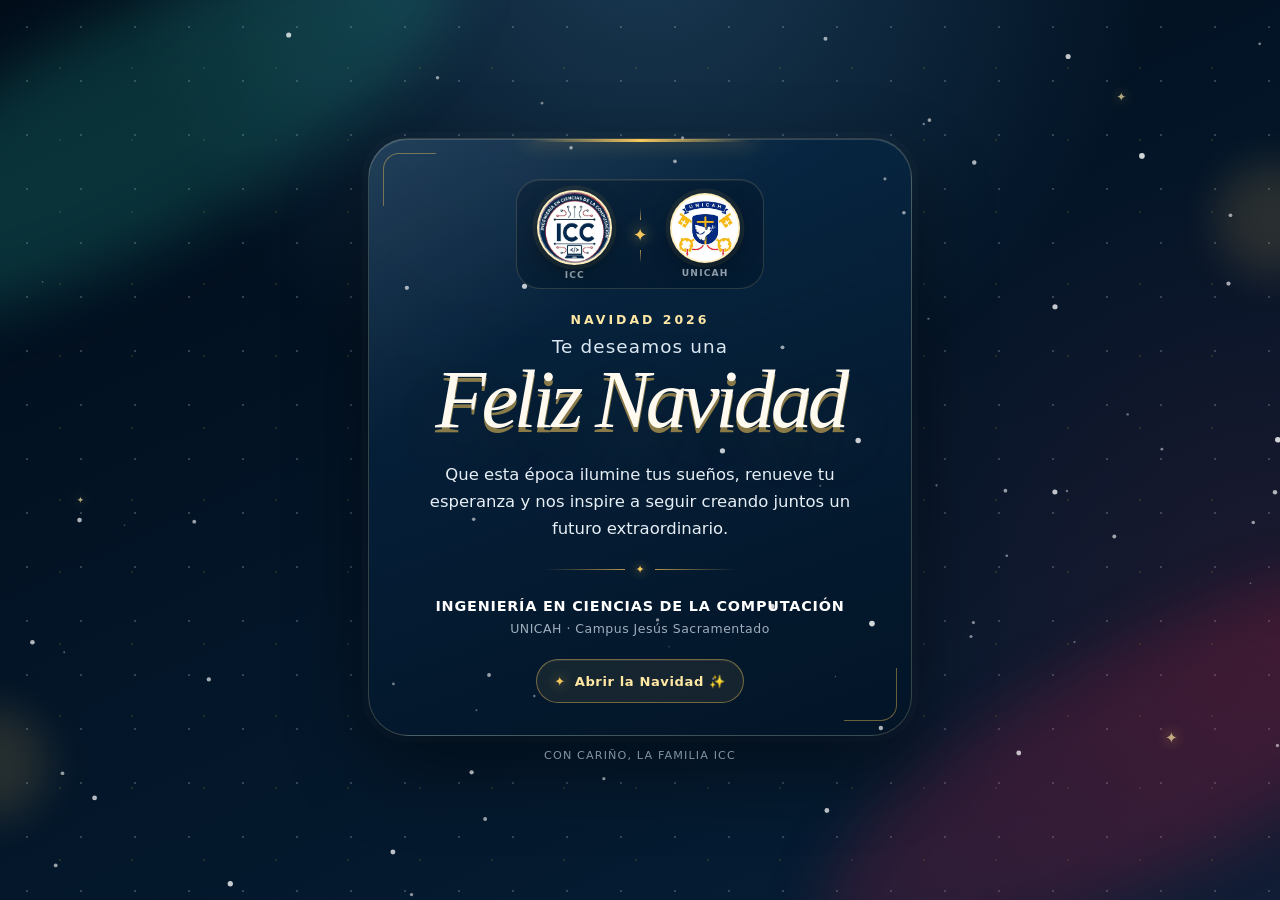
<file: index.html>
<!doctype html>
<html lang="es">
  <head>
    <meta charset="UTF-8" />
    <meta name="viewport" content="width=device-width, initial-scale=1, viewport-fit=cover" />
    <meta name="theme-color" content="#061d36" />
    <meta
      name="description"
      content="Ingeniería en Ciencias de la Computación de UNICAH te desea una Feliz Navidad."
    />
    <meta property="og:title" content="Feliz Navidad · ICC UNICAH" />
    <meta
      property="og:description"
      content="Un mensaje navideño de Ingeniería en Ciencias de la Computación."
    />
    <meta property="og:type" content="website" />
    <meta property="og:image" content="assets/logo-icc.png" />
    <link rel="icon" href="assets/logo-icc.png" type="image/png" />
    <link rel="stylesheet" href="styles.css" />
    <title>Feliz Navidad · ICC UNICAH</title>
    <script>
      document.documentElement.classList.add("has-js");
    </script>
  </head>

  <body>
    <canvas id="snow" aria-hidden="true"></canvas>

    <div class="sky" aria-hidden="true">
      <span class="aurora aurora--one"></span>
      <span class="aurora aurora--two"></span>
      <span class="glow glow--one"></span>
      <span class="glow glow--two"></span>
      <span class="star star--one">✦</span>
      <span class="star star--two">✦</span>
      <span class="star star--three">✦</span>
    </div>

    <main class="page-shell">
      <article class="greeting-card" aria-labelledby="christmas-title">
        <div class="card-shine" aria-hidden="true"></div>
        <span class="corner corner--top-left" aria-hidden="true"></span>
        <span class="corner corner--bottom-right" aria-hidden="true"></span>

        <header class="brand-lockup reveal reveal--logos">
          <figure class="brand-mark">
            <span class="logo-frame logo-frame--icc">
              <img
                class="logo-image logo-image--icc"
                src="assets/logo-icc.png"
                alt="Logotipo de Ingeniería en Ciencias de la Computación, ICC"
              />
            </span>
            <figcaption>ICC</figcaption>
          </figure>

          <span class="brand-bridge" aria-hidden="true">
            <i></i>
            <b class="brand-spark">✦</b>
            <i></i>
          </span>

          <figure class="brand-mark">
            <span class="logo-frame logo-frame--unicah">
              <img
                class="logo-image logo-image--unicah"
                src="assets/logo-unicah.png"
                alt="Escudo de la Universidad Católica de Honduras, UNICAH"
              />
            </span>
            <figcaption>UNICAH</figcaption>
          </figure>
        </header>

        <div class="copy">
          <p class="eyebrow reveal reveal--eyebrow">Navidad 2026</p>

          <h1 id="christmas-title" class="reveal reveal--title">
            <span>Te deseamos una</span>
            <strong>Feliz Navidad</strong>
          </h1>

          <p class="message reveal reveal--message">
            Que esta época ilumine tus sueños, renueve tu esperanza y nos inspire a
            seguir creando juntos un futuro extraordinario.
          </p>

          <div class="ornament-divider reveal reveal--divider" aria-hidden="true">
            <span></span>
            <b>✦</b>
            <span></span>
          </div>

          <p class="signature reveal reveal--signature">
            <strong>Ingeniería en Ciencias de la Computación</strong>
            <span>UNICAH · Campus Jesús Sacramentado</span>
          </p>
        </div>

        <button
          class="wish-button reveal reveal--button"
          id="wish-button"
          type="button"
          data-destination="crear.html"
        >
          <span class="wish-button__icon" aria-hidden="true">✦</span>
          <span>Abrir la Navidad ✨</span>
        </button>
      </article>

      <p class="tiny-note reveal reveal--note">Con cariño, la familia ICC</p>
    </main>

    <div id="sparkles" class="sparkles" aria-hidden="true"></div>

    <script src="script.js"></script>
  </body>
</html>
</file>
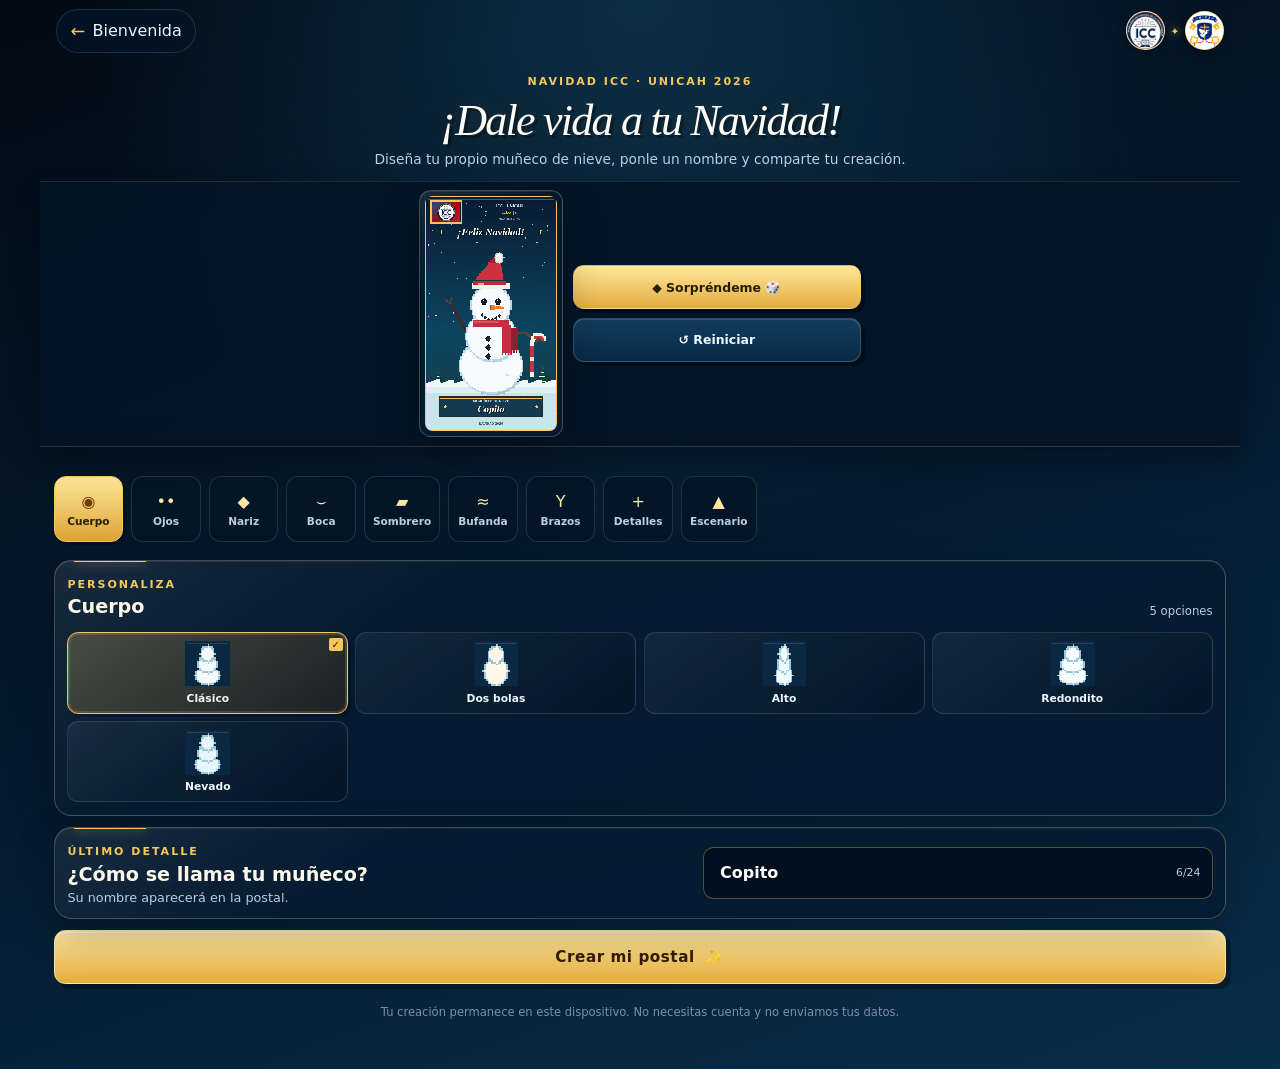
<file: crear.html>
<!doctype html>
<html lang="es">
  <head>
    <meta charset="UTF-8" />
    <meta name="viewport" content="width=device-width, initial-scale=1, viewport-fit=cover" />
    <meta name="theme-color" content="#061d36" />
    <meta
      name="description"
      content="Crea tu propio muñeco de nieve pixel art y descarga una postal navideña de ICC UNICAH."
    />
    <link rel="icon" href="assets/logo-icc.png" type="image/png" />
    <link rel="stylesheet" href="crear.css?v=20261112-2" />
    <title>Crea tu muñeco · Navidad ICC UNICAH</title>
  </head>

  <body>
    <div class="ambient" aria-hidden="true">
      <span class="ambient__aurora ambient__aurora--one"></span>
      <span class="ambient__aurora ambient__aurora--two"></span>
      <div id="ambient-snow" class="ambient__snow"></div>
    </div>

    <header class="creator-header">
      <a class="back-link" href="index.html" aria-label="Regresar a la bienvenida">
        <span aria-hidden="true">←</span>
        <span>Bienvenida</span>
      </a>

      <div class="mini-brand" aria-label="ICC UNICAH">
        <span class="mini-brand__logo">
          <img src="assets/logo-icc.png" alt="ICC" />
        </span>
        <span class="mini-brand__spark" aria-hidden="true">✦</span>
        <span class="mini-brand__logo mini-brand__logo--unicah">
          <img src="assets/logo-unicah.png" alt="UNICAH" />
        </span>
      </div>
    </header>

    <main class="creator-shell">
      <section class="creator-intro" aria-labelledby="creator-title">
        <p class="pixel-kicker">NAVIDAD ICC · UNICAH 2026</p>
        <h1 id="creator-title">¡Dale vida a tu Navidad!</h1>
        <p>Diseña tu propio muñeco de nieve, ponle un nombre y comparte tu creación.</p>
      </section>

      <section class="workspace" aria-label="Creador de muñecos de nieve">
        <div class="preview-column">
          <div class="preview-card">
            <div class="preview-card__label">
              <span class="live-dot" aria-hidden="true"></span>
              Vista previa en tiempo real
            </div>
            <canvas
              id="snowman-canvas"
              width="360"
              height="640"
              aria-label="Vista previa de tu postal y muñeco de nieve"
            ></canvas>
          </div>

          <div class="quick-actions" aria-label="Acciones rápidas">
            <button class="game-button game-button--gold" id="randomize-button" type="button">
              <span aria-hidden="true">◆</span>
              Sorpréndeme 🎲
            </button>
            <button class="game-button" id="reset-button" type="button">
              <span aria-hidden="true">↺</span>
              Reiniciar
            </button>
          </div>
        </div>

        <div class="customizer">
          <nav class="category-tabs" id="category-tabs" aria-label="Categorías de personalización"></nav>

          <section class="options-panel" aria-labelledby="category-title">
            <div class="panel-heading">
              <div>
                <span class="panel-heading__step">PERSONALIZA</span>
                <h2 id="category-title">Cuerpo</h2>
              </div>
              <span id="option-counter" class="option-counter"></span>
            </div>
            <div class="option-grid" id="option-grid"></div>
          </section>

          <section class="name-panel" aria-labelledby="name-title">
            <div class="name-panel__copy">
              <span class="panel-heading__step">ÚLTIMO DETALLE</span>
              <h2 id="name-title">¿Cómo se llama tu muñeco?</h2>
              <p>Su nombre aparecerá en la postal.</p>
            </div>
            <label class="name-field" for="snowman-name">
              <span class="sr-only">Nombre del muñeco</span>
              <input
                id="snowman-name"
                type="text"
                maxlength="24"
                autocomplete="off"
                enterkeyhint="done"
                placeholder="Copito"
              />
              <span id="name-count" aria-live="polite">0/24</span>
            </label>
          </section>

          <button class="finish-button" id="finish-button" type="button">
            <span>Crear mi postal</span>
            <b aria-hidden="true">✨</b>
          </button>
        </div>
      </section>

      <p class="privacy-note">
        Tu creación permanece en este dispositivo. No necesitas cuenta y no enviamos tus datos.
      </p>
    </main>

    <section class="final-screen" id="final-screen" aria-labelledby="final-title" hidden>
      <div id="celebration-particles" class="celebration-particles" aria-hidden="true"></div>
      <div class="final-shell">
        <button class="final-back" id="final-back" type="button">← Seguir personalizando</button>
        <div class="final-copy">
          <span>✦ CREACIÓN TERMINADA ✦</span>
          <h2 id="final-title">¡Tu Navidad cobró vida!</h2>
          <p>Descarga la postal o compártela desde tu teléfono.</p>
        </div>

        <div class="final-postcard">
          <canvas
            id="final-canvas"
            width="360"
            height="640"
            aria-label="Postal navideña final"
          ></canvas>
        </div>

        <div class="final-actions">
          <button class="download-button" id="download-button" type="button">
            Descargar mi muñeco ⬇️
          </button>
          <button class="share-button" id="share-button" type="button" disabled>
            Compartir mi creación 📲
          </button>
        </div>

        <aside class="instagram-invite" aria-labelledby="instagram-title">
          <span class="instagram-invite__icon" aria-hidden="true">✦</span>
          <div>
            <h3 id="instagram-title">¡Presume tu creación! ⛄✨</h3>
            <p>
              Súbela a tu historia de Instagram y etiquétanos en
              <strong>@icc_js</strong>. ¡Nos encantará conocer a tu muñeco!
            </p>
          </div>
          <button id="copy-handle" type="button" aria-label="Copiar arroba icc guion bajo js">
            Copiar @icc_js
          </button>
        </aside>

        <p id="share-status" class="share-status" role="status">
          Preparando tu imagen en alta resolución…
        </p>
      </div>
    </section>

    <dialog class="save-dialog" id="save-dialog">
      <form method="dialog" class="save-dialog__card">
        <button class="save-dialog__close" value="close" aria-label="Cerrar">×</button>
        <h2>Guarda tu postal</h2>
        <p>Mantén presionada la imagen y selecciona <strong>Guardar en Fotos</strong>.</p>
        <img id="save-preview" alt="Postal navideña lista para guardar" />
        <button class="game-button game-button--gold" value="close">Entendido</button>
      </form>
    </dialog>

    <div id="toast" class="toast" role="status" aria-live="polite"></div>

    <script src="crear.js?v=20261112-3"></script>
  </body>
</html>
</file>
<file: styles.css>
:root {
  color-scheme: dark;
  --night: #031426;
  --night-soft: #082b4a;
  --blue: #0b3c67;
  --red: #b82132;
  --red-bright: #df3c4c;
  --gold: #f6c75b;
  --gold-soft: #ffe8a4;
  --cream: #fffaf0;
  --muted: #dbe8f2;
}

* {
  box-sizing: border-box;
}

html {
  min-width: 280px;
  min-height: 100%;
  background: var(--night);
  -webkit-text-size-adjust: 100%;
}

body {
  min-height: 100vh;
  min-height: 100svh;
  margin: 0;
  overflow-x: hidden;
  color: var(--cream);
  background:
    radial-gradient(circle at 50% -10%, rgba(55, 112, 151, 0.45), transparent 44%),
    radial-gradient(circle at 100% 70%, rgba(126, 16, 37, 0.2), transparent 34%),
    linear-gradient(155deg, #020d1a 0%, var(--night) 44%, #061f37 100%);
  font-family: Inter, ui-sans-serif, system-ui, -apple-system, BlinkMacSystemFont, "Segoe UI", sans-serif;
  isolation: isolate;
  transition: opacity 420ms ease, transform 420ms ease, filter 420ms ease;
}

body.is-opening-christmas {
  opacity: 0;
  filter: brightness(1.6) blur(5px);
  transform: scale(1.025);
}

body::before {
  position: fixed;
  inset: 0;
  z-index: -4;
  background-image:
    radial-gradient(circle, rgba(255, 255, 255, 0.65) 0 1px, transparent 1.4px),
    radial-gradient(circle, rgba(246, 199, 91, 0.42) 0 1px, transparent 1.5px);
  background-position: 0 0, 24px 32px;
  background-size: 54px 54px, 72px 72px;
  content: "";
  opacity: 0.3;
}

button,
img {
  -webkit-tap-highlight-color: transparent;
}

button {
  font: inherit;
}

#snow {
  position: fixed;
  inset: 0;
  z-index: 5;
  width: 100%;
  height: 100%;
  pointer-events: none;
}

.sky {
  position: fixed;
  inset: 0;
  z-index: -2;
  overflow: hidden;
  pointer-events: none;
}

.aurora,
.glow {
  position: absolute;
  border-radius: 50%;
  filter: blur(30px);
}

.aurora {
  width: 28rem;
  height: 9rem;
  opacity: 0.2;
  transform: rotate(-28deg);
  animation: drift 12s ease-in-out infinite alternate;
}

.aurora--one {
  top: 2%;
  left: -14rem;
  background: #28bca5;
}

.aurora--two {
  right: -14rem;
  bottom: 3%;
  background: #c61f47;
  animation-delay: -6s;
}

.glow {
  width: 7rem;
  height: 7rem;
  background: rgba(246, 199, 91, 0.14);
  filter: blur(20px);
}

.glow--one {
  top: 18%;
  right: -3rem;
}

.glow--two {
  bottom: 9%;
  left: -4rem;
}

.star {
  position: absolute;
  color: var(--gold-soft);
  font-size: 0.75rem;
  opacity: 0.7;
  text-shadow: 0 0 12px var(--gold);
  animation: twinkle 2.8s ease-in-out infinite;
}

.star--one {
  top: 10%;
  right: 12%;
}

.star--two {
  top: 55%;
  left: 6%;
  font-size: 0.55rem;
  animation-delay: -1.1s;
}

.star--three {
  right: 8%;
  bottom: 17%;
  font-size: 0.95rem;
  animation-delay: -2s;
}

.page-shell {
  display: grid;
  min-height: 100vh;
  min-height: 100svh;
  place-items: center;
  align-content: center;
  gap: 0.8rem;
  padding:
    max(1rem, env(safe-area-inset-top))
    max(0.9rem, env(safe-area-inset-right))
    max(1rem, env(safe-area-inset-bottom))
    max(0.9rem, env(safe-area-inset-left));
}

.greeting-card {
  position: relative;
  width: min(100%, 34rem);
  overflow: hidden;
  padding: clamp(1.35rem, 5vw, 2.5rem) clamp(1.15rem, 6vw, 3rem) clamp(1.2rem, 4vw, 2rem);
  border: 1px solid rgba(255, 232, 164, 0.2);
  border-radius: clamp(1.65rem, 6vw, 2.4rem);
  background:
    linear-gradient(145deg, rgba(255, 255, 255, 0.11), transparent 32%),
    linear-gradient(160deg, rgba(8, 43, 74, 0.82), rgba(3, 20, 38, 0.92));
  box-shadow:
    0 2rem 5rem rgba(0, 0, 0, 0.42),
    inset 0 1px rgba(255, 255, 255, 0.16),
    0 0 0 0.4rem rgba(255, 255, 255, 0.02);
  text-align: center;
  backdrop-filter: blur(18px);
  -webkit-backdrop-filter: blur(18px);
}

.greeting-card::before {
  position: absolute;
  top: 0;
  left: 50%;
  width: 42%;
  height: 3px;
  border-radius: 0 0 99px 99px;
  background: linear-gradient(90deg, transparent, var(--gold), transparent);
  content: "";
  transform: translateX(-50%);
  box-shadow: 0 0 18px rgba(246, 199, 91, 0.65);
}

.card-shine {
  position: absolute;
  top: -55%;
  left: -80%;
  width: 55%;
  height: 200%;
  background: linear-gradient(90deg, transparent, rgba(255, 255, 255, 0.075), transparent);
  transform: rotate(22deg);
  animation: card-shine 8s 2.6s ease-in-out infinite;
  pointer-events: none;
}

.corner {
  position: absolute;
  width: 3.3rem;
  height: 3.3rem;
  opacity: 0.42;
}

.corner--top-left {
  top: 0.9rem;
  left: 0.9rem;
  border-top: 1px solid var(--gold);
  border-left: 1px solid var(--gold);
  border-radius: 1rem 0 0;
}

.corner--bottom-right {
  right: 0.9rem;
  bottom: 0.9rem;
  border-right: 1px solid var(--gold);
  border-bottom: 1px solid var(--gold);
  border-radius: 0 0 1rem;
}

.brand-lockup {
  display: grid;
  width: min(100%, 15.5rem);
  grid-template-columns: 1fr auto 1fr;
  align-items: center;
  justify-items: center;
  gap: clamp(0.4rem, 2.5vw, 0.8rem);
  margin: 0 0 clamp(1rem, 4vw, 1.45rem);
  margin-right: auto;
  margin-left: auto;
  padding: 0.65rem 0.8rem 0.5rem;
  border: 1px solid rgba(255, 232, 164, 0.16);
  border-radius: 1.5rem;
  background: rgba(1, 15, 29, 0.3);
  box-shadow: inset 0 1px rgba(255, 255, 255, 0.07);
}

.brand-mark {
  display: grid;
  place-items: center;
  gap: 0.3rem;
  margin: 0;
}

.brand-mark figcaption {
  color: rgba(219, 232, 242, 0.72);
  font-size: 0.57rem;
  font-weight: 800;
  letter-spacing: 0.13em;
}

.logo-frame {
  position: relative;
  width: clamp(3.75rem, 17vw, 4.7rem);
  aspect-ratio: 1;
  flex: 0 0 auto;
  margin: 0;
  overflow: hidden;
  border: 2px solid rgba(255, 232, 164, 0.7);
  border-radius: 50%;
  background: #fff;
  box-shadow:
    0 0.55rem 1.4rem rgba(0, 0, 0, 0.3),
    0 0 0 0.28rem rgba(246, 199, 91, 0.08);
}

.logo-frame--unicah {
  width: clamp(3.55rem, 16vw, 4.4rem);
}

.logo-frame::after {
  position: absolute;
  inset: 0;
  border: 1px solid rgba(255, 255, 255, 0.5);
  border-radius: inherit;
  content: "";
  pointer-events: none;
}

.logo-image {
  display: block;
  width: 100%;
  height: 100%;
}

.logo-image--icc {
  width: 154%;
  max-width: none;
  height: auto;
  transform: translate(-17.5%, -2.5%);
}

.logo-image--unicah {
  object-fit: cover;
  object-position: 50% 50%;
  transform: scale(1.35);
}

.brand-spark {
  color: var(--gold);
  font-size: clamp(0.85rem, 4vw, 1.1rem);
  text-shadow: 0 0 14px rgba(246, 199, 91, 0.85);
  animation: twinkle 2.4s ease-in-out infinite;
}

.brand-bridge {
  display: grid;
  place-items: center;
  gap: 0.3rem;
}

.brand-bridge i {
  display: block;
  width: 1px;
  height: 0.8rem;
  background: linear-gradient(transparent, rgba(246, 199, 91, 0.7));
}

.brand-bridge i:last-child {
  background: linear-gradient(rgba(246, 199, 91, 0.7), transparent);
}

.copy {
  position: relative;
  z-index: 1;
}

.eyebrow {
  margin: 0 0 0.55rem;
  color: var(--gold-soft);
  font-size: clamp(0.66rem, 2.8vw, 0.78rem);
  font-weight: 750;
  letter-spacing: 0.24em;
  text-transform: uppercase;
}

h1 {
  margin: 0;
  text-wrap: balance;
}

h1 span {
  display: block;
  margin-bottom: 0.16rem;
  color: var(--muted);
  font-size: clamp(0.9rem, 3.8vw, 1.15rem);
  font-weight: 500;
  letter-spacing: 0.06em;
}

h1 strong {
  display: block;
  color: var(--cream);
  font-family: Georgia, "Times New Roman", serif;
  font-size: clamp(2.7rem, 13.5vw, 5.2rem);
  font-style: italic;
  font-weight: 500;
  line-height: 0.94;
  letter-spacing: -0.055em;
  text-shadow:
    0 0.06em 0 rgba(246, 199, 91, 0.55),
    0 0.3em 0.85em rgba(246, 199, 91, 0.14);
}

.message {
  max-width: 28rem;
  margin: clamp(1rem, 4.3vw, 1.45rem) auto 0;
  color: #e7eff6;
  font-size: clamp(0.91rem, 3.8vw, 1.03rem);
  line-height: 1.65;
  text-wrap: pretty;
}

.ornament-divider {
  display: flex;
  align-items: center;
  width: min(12rem, 58%);
  margin: clamp(0.9rem, 4vw, 1.25rem) auto;
  color: var(--gold);
}

.ornament-divider span {
  height: 1px;
  flex: 1;
  background: linear-gradient(90deg, transparent, rgba(246, 199, 91, 0.7));
}

.ornament-divider span:last-child {
  background: linear-gradient(90deg, rgba(246, 199, 91, 0.7), transparent);
}

.ornament-divider b {
  padding: 0 0.65rem;
  font-size: 0.68rem;
  text-shadow: 0 0 10px var(--gold);
}

.signature {
  margin: 0;
  line-height: 1.45;
}

.signature strong,
.signature span {
  display: block;
}

.signature strong {
  color: #fff;
  font-size: clamp(0.73rem, 3.2vw, 0.9rem);
  letter-spacing: 0.055em;
  text-transform: uppercase;
}

.signature span {
  margin-top: 0.2rem;
  color: rgba(219, 232, 242, 0.72);
  font-size: clamp(0.68rem, 2.8vw, 0.78rem);
  letter-spacing: 0.04em;
}

.wish-button {
  position: relative;
  z-index: 2;
  display: inline-flex;
  min-height: 2.75rem;
  align-items: center;
  justify-content: center;
  gap: 0.55rem;
  margin-top: clamp(1rem, 4vw, 1.35rem);
  padding: 0.7rem 1.05rem;
  border: 1px solid rgba(246, 199, 91, 0.42);
  border-radius: 999px;
  color: var(--gold-soft);
  background: rgba(246, 199, 91, 0.075);
  box-shadow: inset 0 1px rgba(255, 255, 255, 0.08);
  cursor: pointer;
  font-size: clamp(0.72rem, 3vw, 0.82rem);
  font-weight: 700;
  letter-spacing: 0.045em;
  touch-action: manipulation;
  transition:
    transform 180ms ease,
    border-color 180ms ease,
    background 180ms ease;
}

.wish-button:hover {
  border-color: rgba(246, 199, 91, 0.8);
  background: rgba(246, 199, 91, 0.13);
  transform: translateY(-2px);
}

.wish-button:active {
  transform: translateY(1px) scale(0.98);
}

.wish-button:disabled {
  cursor: wait;
  opacity: 0.78;
}

.wish-button:focus-visible {
  outline: 3px solid rgba(255, 232, 164, 0.48);
  outline-offset: 3px;
}

.wish-button__icon {
  color: var(--gold);
  filter: drop-shadow(0 0 6px rgba(246, 199, 91, 0.75));
}

.wish-button.is-celebrating .wish-button__icon {
  animation: spin-pop 700ms cubic-bezier(0.2, 0.8, 0.2, 1);
}

.tiny-note {
  margin: 0;
  color: rgba(219, 232, 242, 0.6);
  font-size: 0.7rem;
  letter-spacing: 0.1em;
  text-transform: uppercase;
}

.sparkles {
  position: fixed;
  inset: 0;
  z-index: 8;
  overflow: hidden;
  pointer-events: none;
}

.burst-spark {
  position: absolute;
  color: var(--gold-soft);
  font-size: var(--size);
  text-shadow: 0 0 10px var(--gold);
  animation: burst var(--duration) cubic-bezier(0.15, 0.72, 0.28, 1) forwards;
}

.has-js .reveal {
  opacity: 0;
  transform: translateY(0.8rem);
}

.has-js.ready .reveal {
  opacity: 1;
  transform: translateY(0);
  transition:
    opacity 800ms ease var(--delay, 0ms),
    transform 900ms cubic-bezier(0.18, 0.8, 0.2, 1) var(--delay, 0ms);
}

.reveal--logos { --delay: 120ms; }
.reveal--eyebrow { --delay: 260ms; }
.reveal--title { --delay: 360ms; }
.reveal--message { --delay: 520ms; }
.reveal--divider { --delay: 640ms; }
.reveal--signature { --delay: 730ms; }
.reveal--button { --delay: 820ms; }
.reveal--note { --delay: 980ms; }

@keyframes drift {
  to { transform: translate(3rem, 1.5rem) rotate(-20deg) scale(1.12); }
}

@keyframes twinkle {
  0%, 100% { opacity: 0.42; transform: scale(0.8); }
  50% { opacity: 1; transform: scale(1.18); }
}

@keyframes card-shine {
  0%, 58% { left: -80%; }
  78%, 100% { left: 150%; }
}

@keyframes spin-pop {
  50% { transform: rotate(150deg) scale(1.55); }
  100% { transform: rotate(300deg) scale(1); }
}

@keyframes burst {
  0% {
    opacity: 0;
    transform: translate(-50%, -50%) scale(0.25) rotate(0deg);
  }
  18% { opacity: 1; }
  100% {
    opacity: 0;
    transform: translate(calc(-50% + var(--x)), calc(-50% + var(--y))) scale(0.1) rotate(240deg);
  }
}

@media (min-width: 42rem) {
  .page-shell {
    padding: 2.2rem;
  }

  .greeting-card {
    border-radius: 2.5rem;
  }

  .aurora {
    width: 45rem;
    height: 14rem;
  }
}

@media (max-height: 700px) {
  .page-shell {
    gap: 0.45rem;
    padding-top: 0.65rem;
    padding-bottom: 0.65rem;
  }

  .greeting-card {
    padding-top: 1rem;
    padding-bottom: 0.85rem;
  }

  .brand-lockup {
    margin-bottom: 0.65rem;
  }

  .logo-frame {
    width: clamp(3.7rem, 17vw, 4.8rem);
  }

  .message {
    margin-top: 0.65rem;
    line-height: 1.48;
  }

  .ornament-divider {
    margin-top: 0.65rem;
    margin-bottom: 0.65rem;
  }

  .wish-button {
    margin-top: 0.7rem;
  }
}

@media (max-height: 500px) and (orientation: landscape) {
  .page-shell {
    display: block;
  }

  .greeting-card {
    display: grid;
    width: min(100%, 55rem);
    grid-template-columns: 0.58fr 1.42fr;
    align-items: center;
    gap: 0.7rem 1.5rem;
    margin: 0 auto;
    padding: 0.8rem 1.4rem;
  }

  .brand-lockup {
    grid-row: 1 / span 2;
    margin: 0;
  }

  .copy {
    grid-column: 2;
  }

  .wish-button {
    grid-column: 2;
    width: max-content;
    margin: 0 auto;
  }

  .message {
    max-width: 34rem;
  }

  .tiny-note {
    margin-top: 0.35rem;
    text-align: center;
  }
}

@media (prefers-reduced-motion: reduce) {
  *,
  *::before,
  *::after {
    scroll-behavior: auto !important;
    animation-duration: 1ms !important;
    animation-iteration-count: 1 !important;
    transition-duration: 1ms !important;
  }

  #snow {
    display: none;
  }
}
</file>
<file: crear.css>
:root {
  color-scheme: dark;
  --ink: #020c18;
  --night: #031426;
  --panel: #082743;
  --panel-deep: #051b30;
  --line: rgba(255, 232, 164, 0.24);
  --cream: #fff8e8;
  --snow: #edf8ff;
  --muted: #b8d0df;
  --gold: #f6c75b;
  --gold-soft: #ffe7a2;
  --red: #c22c3f;
  --green: #1f7b58;
  --blue: #2377a6;
  --pixel-shadow: 4px 4px 0 rgba(0, 0, 0, 0.32);
}

* {
  box-sizing: border-box;
}

html {
  min-width: 280px;
  min-height: 100%;
  background: var(--night);
  scroll-behavior: smooth;
  -webkit-text-size-adjust: 100%;
}

body {
  min-height: 100vh;
  min-height: 100svh;
  margin: 0;
  overflow-x: hidden;
  color: var(--cream);
  background:
    radial-gradient(circle at 50% 0%, rgba(35, 119, 166, 0.3), transparent 34rem),
    linear-gradient(160deg, #020b15, #051b30 55%, #092e4a);
  font-family: Inter, ui-sans-serif, system-ui, -apple-system, BlinkMacSystemFont, "Segoe UI", sans-serif;
}

button,
input {
  font: inherit;
}

button,
a {
  -webkit-tap-highlight-color: transparent;
}

button {
  touch-action: manipulation;
}

[hidden] {
  display: none !important;
}

.sr-only {
  position: absolute;
  width: 1px;
  height: 1px;
  padding: 0;
  margin: -1px;
  overflow: hidden;
  clip: rect(0, 0, 0, 0);
  white-space: nowrap;
  border: 0;
}

.ambient {
  position: fixed;
  inset: 0;
  z-index: -2;
  overflow: hidden;
  pointer-events: none;
}

.ambient::before {
  position: absolute;
  inset: 0;
  background-image:
    radial-gradient(circle, rgba(255, 255, 255, 0.55) 0 1px, transparent 1.4px),
    radial-gradient(circle, rgba(246, 199, 91, 0.3) 0 1px, transparent 1.5px);
  background-position: 0 0, 22px 35px;
  background-size: 54px 54px, 76px 76px;
  content: "";
  opacity: 0.25;
}

.ambient__aurora {
  position: absolute;
  width: 34rem;
  height: 12rem;
  border-radius: 50%;
  filter: blur(55px);
  opacity: 0.13;
  animation: aurora-drift 12s ease-in-out infinite alternate;
}

.ambient__aurora--one {
  top: 8%;
  left: -18rem;
  background: #2fc29c;
}

.ambient__aurora--two {
  right: -18rem;
  bottom: 4%;
  background: #ce2f55;
  animation-delay: -5s;
}

.ambient__snow span {
  position: absolute;
  top: -1rem;
  left: var(--left);
  width: var(--size);
  height: var(--size);
  border-radius: 1px;
  background: rgba(255, 255, 255, var(--alpha));
  box-shadow: 0 0 5px rgba(255, 255, 255, 0.5);
  animation: ambient-snow var(--duration) linear var(--delay) infinite;
}

.creator-header {
  position: relative;
  z-index: 5;
  display: flex;
  align-items: center;
  justify-content: space-between;
  width: min(100%, 75rem);
  margin: 0 auto;
  padding:
    max(0.85rem, env(safe-area-inset-top))
    max(1rem, env(safe-area-inset-right))
    0.65rem
    max(1rem, env(safe-area-inset-left));
}

.back-link {
  display: inline-flex;
  min-height: 2.75rem;
  align-items: center;
  gap: 0.45rem;
  padding: 0.55rem 0.85rem;
  border: 1px solid rgba(255, 255, 255, 0.12);
  border-radius: 999px;
  color: var(--snow);
  background: rgba(3, 20, 38, 0.72);
  text-decoration: none;
  backdrop-filter: blur(12px);
}

.back-link span:first-child {
  color: var(--gold);
  font-size: 1.1rem;
}

.mini-brand {
  display: flex;
  align-items: center;
  gap: 0.35rem;
}

.mini-brand__logo {
  display: block;
  width: 2.45rem;
  height: 2.45rem;
  overflow: hidden;
  border: 1px solid rgba(246, 199, 91, 0.55);
  border-radius: 50%;
  background: white;
  box-shadow: 0 4px 12px rgba(0, 0, 0, 0.28);
}

.mini-brand__logo img {
  display: block;
  width: 154%;
  max-width: none;
  height: auto;
  transform: translate(-17.5%, -2.5%);
}

.mini-brand__logo--unicah img {
  width: 100%;
  height: 100%;
  object-fit: cover;
  transform: scale(1.35);
}

.mini-brand__spark {
  color: var(--gold);
  font-size: 0.65rem;
  text-shadow: 0 0 8px var(--gold);
}

.creator-shell {
  width: min(100%, 75rem);
  margin: 0 auto;
  padding: 0.7rem max(0.85rem, env(safe-area-inset-right)) 3rem max(0.85rem, env(safe-area-inset-left));
}

.creator-intro {
  max-width: 46rem;
  margin: 0 auto 1.25rem;
  text-align: center;
}

.pixel-kicker,
.panel-heading__step {
  color: var(--gold);
  font-size: 0.69rem;
  font-weight: 850;
  letter-spacing: 0.18em;
  text-transform: uppercase;
}

.creator-intro h1 {
  margin: 0.4rem 0 0.45rem;
  color: #fffdf6;
  font-family: Georgia, "Times New Roman", serif;
  font-size: clamp(2rem, 10vw, 4rem);
  font-style: italic;
  font-weight: 500;
  line-height: 1;
  letter-spacing: -0.04em;
  text-wrap: balance;
  text-shadow: 3px 3px 0 rgba(0, 0, 0, 0.3), 0 0 30px rgba(246, 199, 91, 0.16);
}

.creator-intro > p:last-child {
  max-width: 36rem;
  margin: 0 auto;
  color: var(--muted);
  font-size: clamp(0.9rem, 3.7vw, 1.05rem);
  line-height: 1.55;
}

.workspace {
  display: grid;
  gap: 1rem;
}

.preview-card,
.options-panel,
.name-panel {
  border: 1px solid var(--line);
  background:
    linear-gradient(145deg, rgba(255, 255, 255, 0.075), transparent 28%),
    rgba(5, 27, 48, 0.88);
  box-shadow: 0 1rem 2.5rem rgba(0, 0, 0, 0.26), inset 0 1px rgba(255, 255, 255, 0.08);
  backdrop-filter: blur(14px);
}

.preview-card {
  position: relative;
  width: min(100%, 24rem);
  margin: 0 auto;
  padding: 0.7rem;
  border-radius: 1.35rem;
}

.preview-card::before,
.options-panel::before,
.name-panel::before {
  position: absolute;
  top: -1px;
  left: 1.2rem;
  width: 4.5rem;
  height: 2px;
  background: var(--gold);
  box-shadow: 0 0 12px rgba(246, 199, 91, 0.7);
  content: "";
}

.preview-card__label {
  display: flex;
  align-items: center;
  gap: 0.45rem;
  padding: 0.1rem 0.2rem 0.65rem;
  color: var(--muted);
  font-size: 0.7rem;
  font-weight: 700;
  letter-spacing: 0.07em;
  text-transform: uppercase;
}

.live-dot {
  width: 0.48rem;
  height: 0.48rem;
  border-radius: 1px;
  background: #6de0a4;
  box-shadow: 0 0 8px #6de0a4;
  animation: live-pulse 1.8s ease-in-out infinite;
}

#snowman-canvas,
#final-canvas {
  display: block;
  width: 100%;
  height: auto;
  border-radius: 0.8rem;
  background: #092e4a;
  image-rendering: pixelated;
  image-rendering: crisp-edges;
}

.quick-actions {
  display: grid;
  grid-template-columns: 1.25fr 0.75fr;
  gap: 0.65rem;
  width: min(100%, 24rem);
  margin: 0.75rem auto 0;
}

.game-button,
.finish-button,
.download-button,
.share-button {
  min-height: 3rem;
  border-radius: 0.7rem;
  cursor: pointer;
  font-weight: 800;
  transition: transform 150ms ease, filter 150ms ease, border-color 150ms ease;
}

.game-button {
  border: 1px solid rgba(255, 255, 255, 0.16);
  color: var(--snow);
  background: linear-gradient(#123b5d, #092a48);
  box-shadow: var(--pixel-shadow), inset 0 1px rgba(255, 255, 255, 0.12);
  font-size: 0.78rem;
}

.game-button--gold {
  border-color: rgba(246, 199, 91, 0.46);
  color: #2c1d00;
  background: linear-gradient(#ffe79a, #e3ad3f);
}

.game-button:hover,
.finish-button:hover,
.download-button:hover,
.share-button:hover:not(:disabled) {
  filter: brightness(1.08);
  transform: translateY(-2px);
}

.game-button:active,
.finish-button:active,
.download-button:active,
.share-button:active:not(:disabled) {
  transform: translate(2px, 2px);
}

.category-tabs {
  display: flex;
  gap: 0.5rem;
  margin: 0 -0.85rem 0.8rem;
  padding: 0.15rem 0.85rem 0.5rem;
  overflow-x: auto;
  scrollbar-width: thin;
  scroll-snap-type: x proximity;
  -webkit-overflow-scrolling: touch;
}

.category-tab {
  display: grid;
  min-width: 4.6rem;
  min-height: 4.5rem;
  place-items: center;
  align-content: center;
  gap: 0.25rem;
  padding: 0.5rem;
  border: 1px solid rgba(255, 255, 255, 0.12);
  border-radius: 0.75rem;
  color: var(--muted);
  background: rgba(4, 22, 39, 0.82);
  scroll-snap-align: start;
  cursor: pointer;
}

.category-tab__icon {
  color: var(--gold-soft);
  font-size: 1rem;
}

.category-tab__label {
  font-size: 0.66rem;
  font-weight: 800;
}

.category-tab[aria-selected="true"] {
  border-color: var(--gold);
  color: #2b1d00;
  background: linear-gradient(#ffe699, #dca437);
  box-shadow: 3px 3px 0 rgba(0, 0, 0, 0.28);
}

.category-tab[aria-selected="true"] .category-tab__icon {
  color: #713d00;
}

.options-panel,
.name-panel {
  position: relative;
  overflow: hidden;
  padding: 1rem;
  border-radius: 1.1rem;
}

.panel-heading {
  display: flex;
  align-items: end;
  justify-content: space-between;
  gap: 1rem;
  margin-bottom: 0.85rem;
}

.panel-heading h2,
.name-panel h2 {
  margin: 0.2rem 0 0;
  font-size: 1.2rem;
}

.option-counter {
  color: var(--muted);
  font-size: 0.73rem;
}

.option-grid {
  display: grid;
  grid-template-columns: repeat(3, minmax(0, 1fr));
  gap: 0.55rem;
}

.option-button {
  position: relative;
  display: grid;
  min-width: 0;
  min-height: 5.65rem;
  place-items: center;
  align-content: center;
  gap: 0.35rem;
  padding: 0.45rem 0.25rem;
  border: 1px solid rgba(255, 255, 255, 0.12);
  border-radius: 0.7rem;
  color: var(--snow);
  background: linear-gradient(145deg, rgba(255, 255, 255, 0.06), rgba(3, 20, 38, 0.68));
  cursor: pointer;
}

.option-button canvas {
  width: 3.1rem;
  height: 3.1rem;
  image-rendering: pixelated;
}

.option-button span {
  max-width: 100%;
  overflow: hidden;
  font-size: 0.67rem;
  font-weight: 750;
  text-overflow: ellipsis;
  white-space: nowrap;
}

.option-button[aria-pressed="true"] {
  border-color: var(--gold);
  background: linear-gradient(145deg, rgba(246, 199, 91, 0.24), rgba(115, 65, 6, 0.22));
  box-shadow: inset 0 0 0 2px rgba(246, 199, 91, 0.17), 3px 3px 0 rgba(0, 0, 0, 0.28);
}

.option-button[aria-pressed="true"]::after {
  position: absolute;
  top: 0.3rem;
  right: 0.3rem;
  width: 0.85rem;
  height: 0.85rem;
  border-radius: 2px;
  color: #2d1d00;
  background: var(--gold);
  content: "✓";
  font-size: 0.63rem;
  font-weight: 900;
  line-height: 0.85rem;
}

.name-panel {
  display: grid;
  gap: 0.85rem;
  margin-top: 0.85rem;
}

.name-panel__copy p {
  margin: 0.3rem 0 0;
  color: var(--muted);
  font-size: 0.8rem;
}

.name-field {
  display: flex;
  min-height: 3.25rem;
  align-items: center;
  gap: 0.5rem;
  padding: 0 0.7rem 0 0.85rem;
  border: 1px solid rgba(246, 199, 91, 0.35);
  border-radius: 0.65rem;
  background: rgba(2, 12, 24, 0.66);
}

.name-field:focus-within {
  border-color: var(--gold);
  box-shadow: 0 0 0 3px rgba(246, 199, 91, 0.12);
}

.name-field input {
  min-width: 0;
  flex: 1;
  border: 0;
  outline: 0;
  color: white;
  background: transparent;
  font-size: 1rem;
  font-weight: 750;
}

.name-field input::placeholder {
  color: rgba(184, 208, 223, 0.55);
}

.name-field span:last-child {
  color: var(--muted);
  font-size: 0.68rem;
}

.finish-button {
  display: flex;
  width: 100%;
  min-height: 3.7rem;
  align-items: center;
  justify-content: center;
  gap: 0.65rem;
  margin-top: 0.85rem;
  border: 1px solid #ffe8a4;
  color: #321d00;
  background: linear-gradient(180deg, #ffe9a3, #e6ad3c);
  box-shadow: 5px 5px 0 rgba(0, 0, 0, 0.34), inset 0 2px rgba(255, 255, 255, 0.38);
  font-size: 0.95rem;
  letter-spacing: 0.035em;
}

.privacy-note {
  margin: 1.25rem auto 0;
  color: rgba(184, 208, 223, 0.64);
  font-size: 0.72rem;
  line-height: 1.5;
  text-align: center;
}

.final-screen {
  position: fixed;
  inset: 0;
  z-index: 20;
  overflow-y: auto;
  background:
    radial-gradient(circle at 50% 0%, rgba(35, 119, 166, 0.38), transparent 45%),
    linear-gradient(160deg, #020b15, #06223b 60%, #0a3553);
  animation: final-arrive 480ms ease both;
}

.final-shell {
  position: relative;
  z-index: 1;
  width: min(100%, 32rem);
  min-height: 100%;
  margin: 0 auto;
  padding:
    max(1rem, env(safe-area-inset-top))
    max(0.9rem, env(safe-area-inset-right))
    max(1.5rem, env(safe-area-inset-bottom))
    max(0.9rem, env(safe-area-inset-left));
}

.final-back {
  min-height: 2.75rem;
  padding: 0.5rem 0;
  border: 0;
  color: var(--gold-soft);
  background: transparent;
  cursor: pointer;
  font-size: 0.78rem;
  font-weight: 750;
}

.final-copy {
  margin: 0.25rem 0 1rem;
  text-align: center;
}

.final-copy span {
  color: var(--gold);
  font-size: 0.65rem;
  font-weight: 850;
  letter-spacing: 0.16em;
}

.final-copy h2 {
  margin: 0.35rem 0;
  font-family: Georgia, "Times New Roman", serif;
  font-size: clamp(2rem, 9vw, 3rem);
  font-style: italic;
  font-weight: 500;
  line-height: 1;
}

.final-copy p,
.instagram-note {
  margin: 0;
  color: var(--muted);
  font-size: 0.8rem;
  line-height: 1.45;
}

.instagram-invite {
  display: grid;
  grid-template-columns: auto 1fr;
  gap: 0.65rem;
  margin: 0.8rem 0;
  padding: 0.8rem;
  border: 1px solid rgba(246, 199, 91, 0.28);
  border-radius: 0.8rem;
  background: linear-gradient(145deg, rgba(246, 199, 91, 0.11), rgba(10, 47, 76, 0.52));
}

.instagram-invite__icon {
  display: grid;
  width: 2.25rem;
  height: 2.25rem;
  place-items: center;
  border: 1px solid rgba(246, 199, 91, 0.42);
  border-radius: 0.55rem;
  color: var(--gold);
  background: rgba(246, 199, 91, 0.08);
  text-shadow: 0 0 8px rgba(246, 199, 91, 0.7);
}

.instagram-invite h3,
.instagram-invite p {
  margin: 0;
}

.instagram-invite h3 {
  font-size: 0.88rem;
}

.instagram-invite p {
  margin-top: 0.25rem;
  color: var(--muted);
  font-size: 0.75rem;
  line-height: 1.45;
}

.instagram-invite strong {
  color: var(--gold-soft);
}

.instagram-invite button {
  grid-column: 2;
  width: max-content;
  min-height: 2.45rem;
  padding: 0.45rem 0.75rem;
  border: 1px solid rgba(246, 199, 91, 0.32);
  border-radius: 0.55rem;
  color: var(--gold-soft);
  background: rgba(3, 20, 38, 0.62);
  cursor: pointer;
  font-size: 0.72rem;
  font-weight: 800;
}

.instagram-invite button:hover {
  border-color: var(--gold);
}

.final-postcard {
  width: min(100%, 21rem);
  margin: 0 auto;
  padding: 0.55rem;
  border: 1px solid rgba(246, 199, 91, 0.45);
  border-radius: 1rem;
  background: rgba(255, 255, 255, 0.06);
  box-shadow: 0 1.5rem 3rem rgba(0, 0, 0, 0.42), 0 0 30px rgba(246, 199, 91, 0.1);
}

.final-actions {
  display: grid;
  gap: 0.65rem;
  margin: 1rem 0 0.65rem;
}

.download-button,
.share-button {
  min-height: 3.4rem;
  border: 1px solid rgba(246, 199, 91, 0.6);
}

.download-button {
  color: #311d00;
  background: linear-gradient(#ffe79c, #dfa73a);
  box-shadow: var(--pixel-shadow);
}

.share-button {
  color: white;
  background: linear-gradient(#2e8db8, #155b82);
  box-shadow: var(--pixel-shadow);
}

.share-button:disabled {
  cursor: wait;
  filter: grayscale(0.5);
  opacity: 0.65;
}

.share-status {
  min-height: 1.1rem;
  margin: 0;
  color: var(--gold-soft);
  font-size: 0.75rem;
  line-height: 1.45;
  text-align: center;
}

.instagram-note {
  margin-top: 0.35rem;
  text-align: center;
}

.celebration-particles {
  position: fixed;
  inset: 0;
  overflow: hidden;
  pointer-events: none;
}

.celebration-particles span {
  position: absolute;
  top: -2rem;
  left: var(--left);
  color: var(--color);
  font-size: var(--size);
  text-shadow: 0 0 9px currentColor;
  animation: celebration-fall var(--duration) linear var(--delay) infinite;
}

.save-dialog {
  width: min(calc(100% - 1.5rem), 30rem);
  max-height: calc(100svh - 1.5rem);
  padding: 0;
  overflow: auto;
  border: 1px solid rgba(246, 199, 91, 0.5);
  border-radius: 1rem;
  color: var(--cream);
  background: var(--panel-deep);
  box-shadow: 0 2rem 6rem rgba(0, 0, 0, 0.7);
}

.save-dialog::backdrop {
  background: rgba(1, 8, 16, 0.84);
  backdrop-filter: blur(8px);
}

.save-dialog__card {
  position: relative;
  display: grid;
  gap: 0.7rem;
  padding: 1rem;
  text-align: center;
}

.save-dialog__card h2,
.save-dialog__card p {
  margin: 0;
}

.save-dialog__card p {
  color: var(--muted);
  font-size: 0.82rem;
}

.save-dialog__card img {
  width: min(100%, 18rem);
  margin: 0 auto;
  border: 1px solid var(--line);
  border-radius: 0.5rem;
  image-rendering: pixelated;
}

.save-dialog__close {
  position: absolute;
  top: 0.55rem;
  right: 0.55rem;
  width: 2.5rem;
  height: 2.5rem;
  border: 0;
  border-radius: 50%;
  color: white;
  background: rgba(255, 255, 255, 0.08);
  cursor: pointer;
  font-size: 1.3rem;
}

.toast {
  position: fixed;
  z-index: 50;
  right: 1rem;
  bottom: max(1rem, env(safe-area-inset-bottom));
  left: 1rem;
  width: max-content;
  max-width: calc(100% - 2rem);
  margin: auto;
  padding: 0.7rem 1rem;
  border: 1px solid rgba(246, 199, 91, 0.42);
  border-radius: 0.6rem;
  color: #2b1b00;
  background: var(--gold-soft);
  box-shadow: var(--pixel-shadow);
  opacity: 0;
  pointer-events: none;
  transform: translateY(1rem);
  transition: opacity 180ms ease, transform 180ms ease;
  font-size: 0.78rem;
  font-weight: 750;
}

.toast.is-visible {
  opacity: 1;
  transform: translateY(0);
}

button:focus-visible,
a:focus-visible,
input:focus-visible {
  outline: 3px solid rgba(255, 232, 164, 0.52);
  outline-offset: 3px;
}

@keyframes aurora-drift {
  to { transform: translate(4rem, 2rem) scale(1.12); }
}

@keyframes ambient-snow {
  to { transform: translate(var(--drift), calc(100vh + 3rem)) rotate(240deg); }
}

@keyframes celebration-fall {
  to { transform: translate(var(--drift), calc(100vh + 4rem)) rotate(360deg); }
}

@keyframes live-pulse {
  50% { opacity: 0.42; transform: scale(0.72); }
}

@keyframes final-arrive {
  from { opacity: 0; transform: scale(1.02); }
}

@media (max-width: 81.99rem) {
  .creator-header {
    padding-top: max(0.55rem, env(safe-area-inset-top));
    padding-bottom: 0.35rem;
  }

  .creator-shell {
    padding-top: 0.35rem;
  }

  .creator-intro {
    margin-bottom: 0.7rem;
  }

  .creator-intro h1 {
    margin-top: 0.25rem;
    font-size: clamp(1.9rem, 9.5vw, 2.75rem);
  }

  .creator-intro > p:last-child {
    font-size: 0.86rem;
    line-height: 1.42;
  }

  .preview-column {
    position: sticky;
    top: 0;
    z-index: 12;
    display: grid;
    grid-template-columns: minmax(7.2rem, 9rem) minmax(0, 18rem);
    justify-content: center;
    align-items: center;
    gap: 0.6rem;
    margin: 0 -0.85rem 0.7rem;
    padding:
      0.5rem
      max(0.85rem, env(safe-area-inset-right))
      0.55rem
      max(0.85rem, env(safe-area-inset-left));
    border-top: 1px solid rgba(246, 199, 91, 0.14);
    border-bottom: 1px solid rgba(246, 199, 91, 0.2);
    background: rgba(3, 20, 38, 0.9);
    box-shadow: 0 0.8rem 1.6rem rgba(0, 0, 0, 0.28);
    backdrop-filter: blur(16px);
    -webkit-backdrop-filter: blur(16px);
  }

  .preview-card {
    display: grid;
    width: 100%;
    place-items: center;
    margin: 0;
    padding: 0.3rem;
    border-radius: 0.75rem;
  }

  .preview-card::before,
  .preview-card__label {
    display: none;
  }

  #snowman-canvas {
    width: auto;
    max-width: 100%;
    max-height: 31svh;
    border-radius: 0.48rem;
  }

  .quick-actions {
    grid-template-columns: 1fr;
    align-content: center;
    gap: 0.55rem;
    width: 100%;
    max-width: 18rem;
    margin: 0;
  }

  .quick-actions .game-button {
    min-height: 2.75rem;
    padding: 0.45rem 0.3rem;
  }

  .customizer {
    min-width: 0;
  }

  .category-tabs {
    margin-bottom: 0.6rem;
  }

  .category-tab {
    min-width: 4.35rem;
    min-height: 4.1rem;
  }

  .options-panel,
  .name-panel {
    padding: 0.8rem;
  }

  .option-grid {
    gap: 0.45rem;
  }

  .option-button {
    min-height: 5.1rem;
    padding-top: 0.35rem;
    padding-bottom: 0.35rem;
  }

  .option-button canvas {
    width: 2.8rem;
    height: 2.8rem;
  }

  .name-panel {
    margin-top: 0.65rem;
  }

  .finish-button {
    min-height: 3.4rem;
    margin-top: 0.65rem;
  }

  .final-copy {
    margin-bottom: 0.7rem;
  }

  .final-copy h2 {
    font-size: clamp(1.8rem, 8.5vw, 2.5rem);
  }

  .final-postcard {
    width: min(68vw, 15.5rem);
    padding: 0.4rem;
  }

  .final-actions {
    margin-top: 0.75rem;
  }

  .download-button,
  .share-button {
    min-height: 3.1rem;
  }
}

@media (min-width: 45rem) and (max-width: 81.99rem) {
  .option-grid {
    grid-template-columns: repeat(4, minmax(0, 1fr));
  }

  .name-panel {
    grid-template-columns: 1.1fr 0.9fr;
    align-items: center;
  }
}

@media (min-width: 82rem) {
  .creator-shell {
    padding-top: 1.2rem;
  }

  .workspace {
    grid-template-columns: minmax(19rem, 0.78fr) minmax(25rem, 1.22fr);
    align-items: start;
    gap: 1.5rem;
  }

  .preview-column {
    position: sticky;
    top: 1rem;
  }

  .option-grid {
    grid-template-columns: repeat(4, minmax(0, 1fr));
  }

  .category-tabs {
    margin-right: 0;
    margin-left: 0;
    padding-right: 0;
    padding-left: 0;
  }

  .name-panel {
    grid-template-columns: 1.1fr 0.9fr;
    align-items: center;
  }

  .final-actions {
    grid-template-columns: 1fr 1fr;
  }

  .instagram-invite {
    grid-template-columns: auto 1fr auto;
    align-items: center;
  }

  .instagram-invite button {
    grid-column: 3;
  }
}

@media (max-width: 340px) {
  .creator-header {
    padding-right: 0.65rem;
    padding-left: 0.65rem;
  }

  .back-link span:last-child {
    display: none;
  }

  .creator-shell {
    padding-right: 0.6rem;
    padding-left: 0.6rem;
  }

  .option-grid {
    gap: 0.4rem;
  }

  .option-button {
    min-height: 5.25rem;
  }

  .preview-column {
    grid-template-columns: minmax(6.2rem, 7rem) minmax(0, 1fr);
    padding-right: 0.6rem;
    padding-left: 0.6rem;
  }

  .quick-actions .game-button {
    font-size: 0.7rem;
  }
}

@media (prefers-reduced-motion: reduce) {
  *,
  *::before,
  *::after {
    scroll-behavior: auto !important;
    animation-duration: 1ms !important;
    animation-iteration-count: 1 !important;
    transition-duration: 1ms !important;
  }

  .ambient__snow,
  .celebration-particles {
    display: none;
  }
}
</file>
